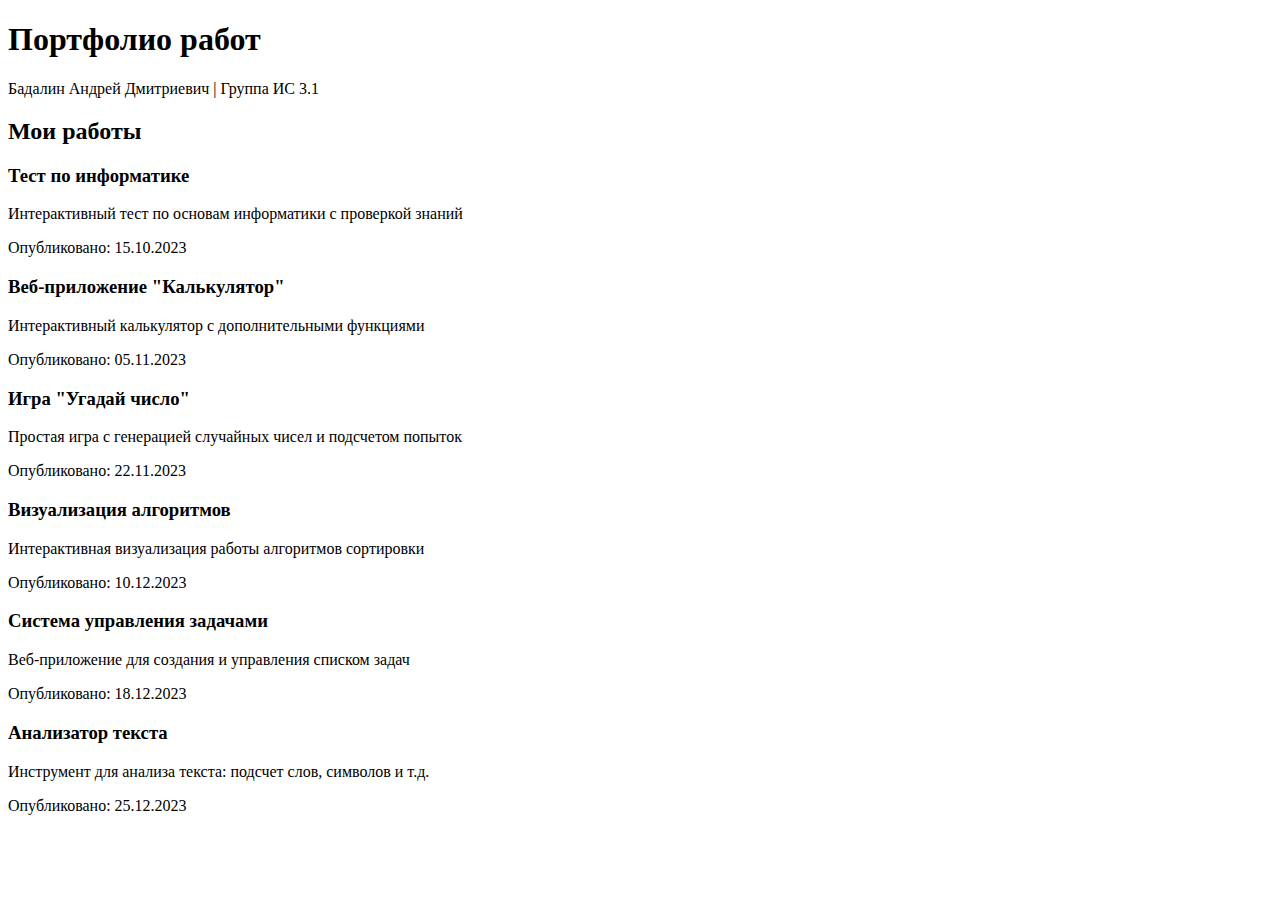
<file: index.html>
<!DOCTYPE html>
<html lang="ru">
<head>
    <meta charset="UTF-8">
    <meta name="viewport" content="width=device-width, initial-scale=1.0">
    <title>Портфолио работ Бадалина А.Д.</title>
</head>

<body>
    <header>
        <div class="container">
            <h1>Портфолио работ</h1>
            <p class="subtitle">Бадалин Андрей Дмитриевич | Группа ИС 3.1</p>
        </div>
    </header>

    <div class="container">
        <section class="menu-section">
            <h2>Мои работы</h2>
            <div class="works-grid">
                <div class="work-card" onclick="showContent('test')">
                    <h3>Тест по информатике</h3>
                    <p>Интерактивный тест по основам информатики с проверкой знаний</p>
                    <div class="date">Опубликовано: 15.10.2023</div>
                </div>
                
                <div class="work-card" onclick="showContent('project1')">
                    <h3>Веб-приложение "Калькулятор"</h3>
                    <p>Интерактивный калькулятор с дополнительными функциями</p>
                    <div class="date">Опубликовано: 05.11.2023</div>
                </div>
                
                <div class="work-card" onclick="showContent('project2')">
                    <h3>Игра "Угадай число"</h3>
                    <p>Простая игра с генерацией случайных чисел и подсчетом попыток</p>
                    <div class="date">Опубликовано: 22.11.2023</div>
                </div>
                
                <div class="work-card" onclick="showContent('project3')">
                    <h3>Визуализация алгоритмов</h3>
                    <p>Интерактивная визуализация работы алгоритмов сортировки</p>
                    <div class="date">Опубликовано: 10.12.2023</div>
                </div>
                
                <div class="work-card" onclick="showContent('project4')">
                    <h3>Система управления задачами</h3>
                    <p>Веб-приложение для создания и управления списком задач</p>
                    <div class="date">Опубликовано: 18.12.2023</div>
                </div>
                
                <div class="work-card" onclick="showContent('project5')">
                    <h3>Анализатор текста</h3>
                    <p>Инструмент для анализа текста: подсчет слов, символов и т.д.</p>
                    <div class="date">Опубликовано: 25.12.2023</div>
                </div>
            </div>
        </section>
</file>
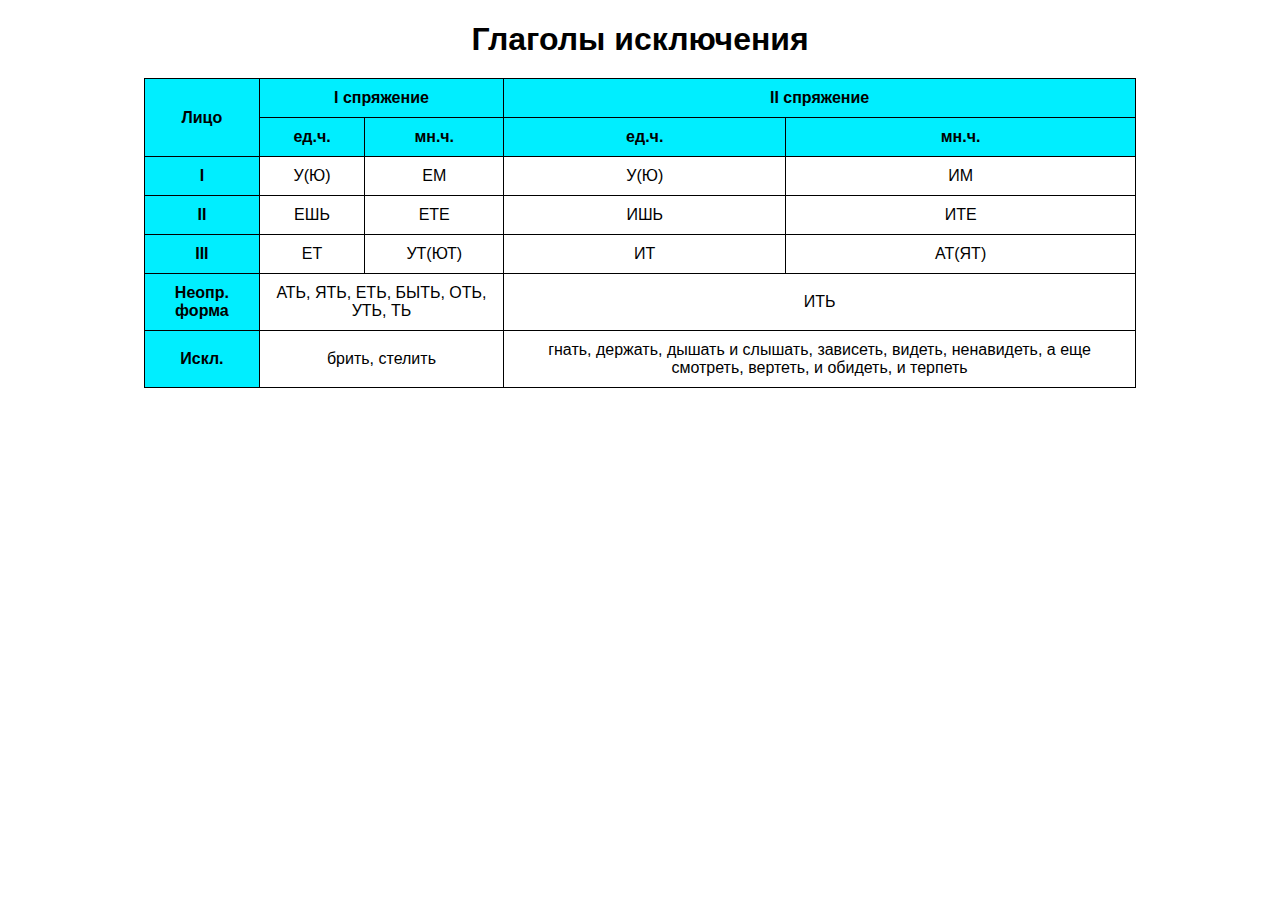
<file: 09.09.2025/index.html>
<!DOCTYPE html>
<html lang="ru">
<head>
    <meta charset="UTF-8">
    <meta name="viewport" content="width=device-width, initial-scale=1.0">
    <title>Глаголы исключения</title>
    <style>
        body {
            font-family: Arial, sans-serif;
            margin: 20px;
            background-color: #ffffff;
        }
        
        h1 {
            text-align: center;
            margin-bottom: 20px;
        }
        
        table {
            width: 80%;
            margin: 0 auto;
            border-collapse: collapse;
            background-color: #ffffff;
        }
        
        th, td {
            border: 1px solid #000;
            padding: 10px;
            text-align: center;
        }
        
        th {
            background-color: #00eeff;
            font-weight: bold;
        }

        /* Первая колонка с подписями */
        td:first-child {
            background-color: #00eeff;
            font-weight: bold;
            text-align: center;
        }
    </style>
</head>
<body>
    <h1>Глаголы исключения</h1>
    
    <table>
        <tr>
            <th rowspan="2">Лицо</th>
            <th colspan="2">I спряжение</th>
            <th colspan="2">II спряжение</th>
        </tr>
        <tr>
            <th>ед.ч.</th>
            <th>мн.ч.</th>
            <th>ед.ч.</th>
            <th>мн.ч.</th>
        </tr>
        <tr>
            <td>I</td>
            <td>У(Ю)</td>
            <td>ЕМ</td>
            <td>У(Ю)</td>
            <td>ИМ</td>
        </tr>
        <tr>
            <td>II</td>
            <td>ЕШЬ</td>
            <td>ЕТЕ</td>
            <td>ИШЬ</td>
            <td>ИТЕ</td>
        </tr>
        <tr>
            <td>III</td>
            <td>ЕТ</td>
            <td>УТ(ЮТ)</td>
            <td>ИТ</td>
            <td>АТ(ЯТ)</td>
        </tr>
        <tr>
            <td>Неопр. форма</td>
            <td colspan="2">АТЬ, ЯТЬ, ЕТЬ, БЫТЬ, ОТЬ, УТЬ, ТЬ</td>
            <td colspan="2">ИТЬ</td>
        </tr>
        <tr>
            <td>Искл.</td>
            <td colspan="2">брить, стелить</td>
            <td colspan="2">гнать, держать, дышать и слышать, зависеть, видеть, ненавидеть, а еще смотреть, вертеть, и обидеть, и терпеть</td>
        </tr>
    </table>
    
</body>
</html>
</file>
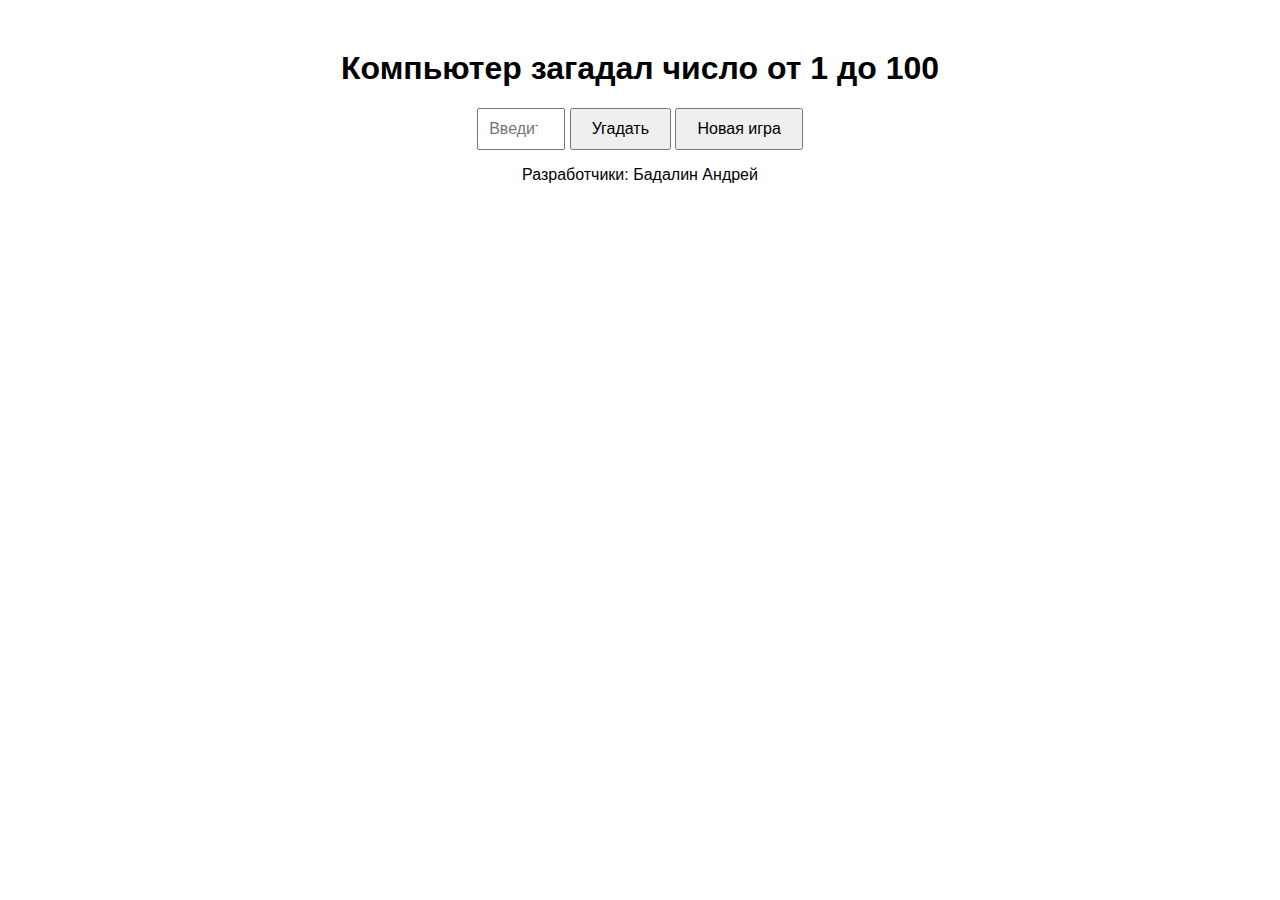
<file: 1.10.25/index.html>
<!DOCTYPE html>
<html lang="ru">


<head>
    <meta charset="UTF-8">
    <meta name="viewport" content="width=device-width, initial-scale=1.0">
    <title>Угадай число</title>
    <link rel="stylesheet" href="style.css">
    <script src="script.js" defer></script>
</head>


<body>




  <h1>Компьютер загадал число от 1 до 100</h1>
  <input type="number" id="userInput" placeholder="Введите ваше число" min="1" max="100">
  <button id="submitBtn" onclick="Guess()">Угадать</button>
  <button id="newGameBtn" onclick="NewGame()">Новая игра</button>



 <p>Разработчики:
        Бадалин Андрей
    </p>
  <div id="output"></div>
  <div id="Image"></div>
</body>


</html>
</file>
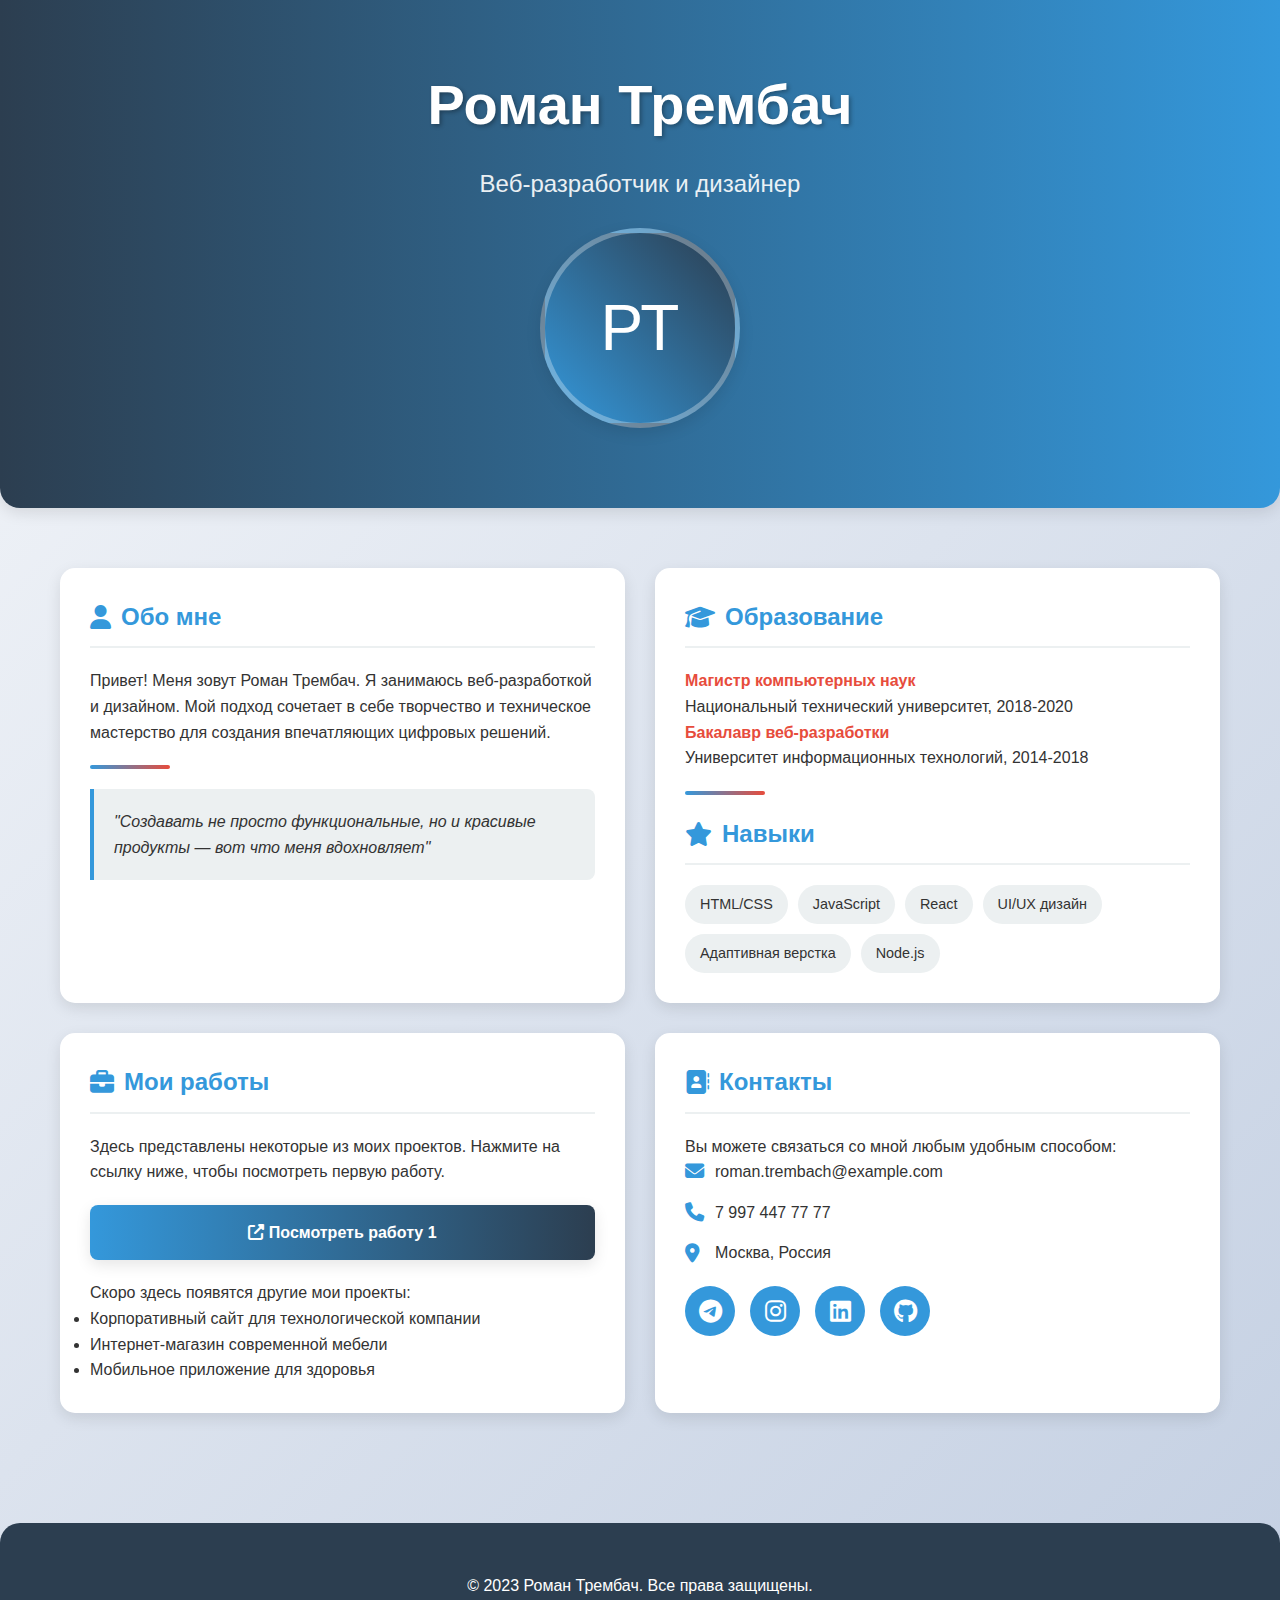
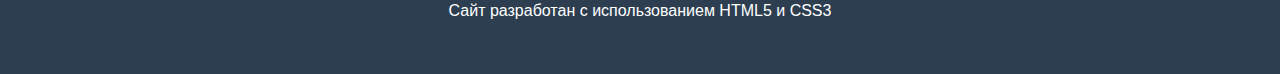
<file: 17.09.2025/index.html>
<!DOCTYPE html>
<html lang="ru">
<head>
    <meta charset="UTF-8">
    <meta name="viewport" content="width=device-width, initial-scale=1.0">
    <title>Роман Трембач - Персональный сайт</title>
    <link rel="stylesheet" href="https://cdnjs.cloudflare.com/ajax/libs/font-awesome/6.4.0/css/all.min.css">
    <style>
        * {
            margin: 0;
            padding: 0;
            box-sizing: border-box;
            font-family: 'Segoe UI', Tahoma, Geneva, Verdana, sans-serif;
        }
        
        :root {
            --primary: #3498db;
            --secondary: #2c3e50;
            --accent: #e74c3c;
            --light: #ecf0f1;
            --dark: #2c3e50;
            --text: #333;
            --shadow: 0 5px 15px rgba(0, 0, 0, 0.1);
            --transition: all 0.3s ease;
        }
        
        body {
            background: linear-gradient(135deg, #f5f7fa 0%, #c3cfe2 100%);
            color: var(--text);
            line-height: 1.6;
            min-height: 100vh;
            padding: 0;
            display: flex;
            flex-direction: column;
            align-items: center;
        }
        
        .container {
            width: 100%;
            max-width: 1200px;
            margin: 0 auto;
            padding: 20px;
        }
        
        header {
            background: linear-gradient(to right, var(--secondary), var(--primary));
            color: white;
            padding: 40px 20px;
            text-align: center;
            border-radius: 0 0 20px 20px;
            box-shadow: var(--shadow);
            width: 100%;
            margin-bottom: 40px;
        }
        
        .header-content {
            max-width: 800px;
            margin: 0 auto;
        }
        
        h1 {
            font-size: 3.5rem;
            margin-bottom: 15px;
            text-shadow: 2px 2px 4px rgba(0, 0, 0, 0.3);
        }
        
        .subtitle {
            font-size: 1.5rem;
            margin-bottom: 25px;
            opacity: 0.9;
        }
        
        .profile-img {
            width: 200px;
            height: 200px;
            border-radius: 50%;
            object-fit: cover;
            border: 5px solid rgba(255, 255, 255, 0.3);
            margin: 20px auto;
            display: block;
            box-shadow: var(--shadow);
            background: linear-gradient(45deg, #3498db, #2c3e50);
            display: flex;
            align-items: center;
            justify-content: center;
            color: white;
            font-size: 4rem;
        }
        
        .main-content {
            display: grid;
            grid-template-columns: 1fr 1fr;
            gap: 30px;
            margin-bottom: 50px;
        }
        
        @media (max-width: 900px) {
            .main-content {
                grid-template-columns: 1fr;
            }
        }
        
        .card {
            background: white;
            border-radius: 15px;
            padding: 30px;
            box-shadow: var(--shadow);
            transition: var(--transition);
        }
        
        .card:hover {
            transform: translateY(-5px);
            box-shadow: 0 10px 25px rgba(0, 0, 0, 0.15);
        }
        
        h2 {
            color: var(--primary);
            margin-bottom: 20px;
            padding-bottom: 10px;
            border-bottom: 2px solid var(--light);
            display: flex;
            align-items: center;
        }
        
        h2 i {
            margin-right: 10px;
        }
        
        .work-link {
            display: block;
            background: linear-gradient(to right, var(--primary), var(--secondary));
            color: white;
            padding: 15px 25px;
            text-decoration: none;
            border-radius: 8px;
            margin: 20px 0;
            transition: var(--transition);
            font-weight: bold;
            text-align: center;
            box-shadow: var(--shadow);
        }
        
        .work-link:hover {
            opacity: 0.9;
            transform: translateY(-2px);
            box-shadow: 0 7px 15px rgba(0, 0, 0, 0.2);
        }
        
        .skills {
            display: flex;
            flex-wrap: wrap;
            gap: 10px;
            margin-top: 15px;
        }
        
        .skill {
            background: var(--light);
            padding: 8px 15px;
            border-radius: 20px;
            font-size: 0.9rem;
        }
        
        .contact-list {
            list-style: none;
        }
        
        .contact-list li {
            margin-bottom: 15px;
            display: flex;
            align-items: center;
        }
        
        .contact-list i {
            width: 30px;
            color: var(--primary);
            font-size: 1.2rem;
        }
        
        .social-links {
            display: flex;
            gap: 15px;
            margin-top: 20px;
        }
        
        .social-links a {
            display: flex;
            align-items: center;
            justify-content: center;
            width: 50px;
            height: 50px;
            background: var(--primary);
            color: white;
            border-radius: 50%;
            text-decoration: none;
            font-size: 1.5rem;
            transition: var(--transition);
        }
        
        .social-links a:hover {
            transform: translateY(-5px);
            background: var(--secondary);
        }
        
        footer {
            text-align: center;
            padding: 30px;
            margin-top: 40px;
            background: var(--dark);
            color: white;
            border-radius: 20px 20px 0 0;
            width: 100%;
        }
        
        .highlight {
            color: var(--accent);
            font-weight: bold;
        }
        
        .quote {
            font-style: italic;
            margin: 20px 0;
            padding: 20px;
            background: var(--light);
            border-left: 4px solid var(--primary);
            border-radius: 0 8px 8px 0;
        }
        
        .decorative-element {
            height: 4px;
            width: 80px;
            background: linear-gradient(to right, var(--primary), var(--accent));
            margin: 20px 0;
            border-radius: 2px;
        }
        
        @media (max-width: 768px) {
            h1 {
                font-size: 2.5rem;
            }
            
            .subtitle {
                font-size: 1.2rem;
            }
            
            .profile-img {
                width: 150px;
                height: 150px;
                font-size: 3rem;
            }
            
            .card {
                padding: 20px;
            }
        }
    </style>
</head>
<body>
    <header>
        <div class="container header-content">
            <h1>Роман Трембач</h1>
            <p class="subtitle">Веб-разработчик и дизайнер</p>
            <div class="profile-img">
                <span>РТ</span>
            </div>
        </div>
    </header>
    
    <div class="container">
        <div class="main-content">
            <div class="card">
                <h2><i class="fas fa-user"></i> Обо мне</h2>
                <p>Привет! Меня зовут Роман Трембач. Я занимаюсь веб-разработкой и дизайном. Мой подход сочетает в себе творчество и техническое мастерство для создания впечатляющих цифровых решений.</p>
                
                <div class="decorative-element"></div>
                
                <div class="quote">
                    "Создавать не просто функциональные, но и красивые продукты — вот что меня вдохновляет"
                </div>
            </div>
            
            <div class="card">
                <h2><i class="fas fa-graduation-cap"></i> Образование</h2>
                <p><span class="highlight">Магистр компьютерных наук</span><br>
                Национальный технический университет, 2018-2020</p>
                
                <p><span class="highlight">Бакалавр веб-разработки</span><br>
                Университет информационных технологий, 2014-2018</p>
                
                <div class="decorative-element"></div>
                
                <h2><i class="fas fa-star"></i> Навыки</h2>
                <div class="skills">
                    <span class="skill">HTML/CSS</span>
                    <span class="skill">JavaScript</span>
                    <span class="skill">React</span>
                    <span class="skill">UI/UX дизайн</span>
                    <span class="skill">Адаптивная верстка</span>
                    <span class="skill">Node.js</span>
                </div>
            </div>
            
            <div class="card">
                <h2><i class="fas fa-briefcase"></i> Мои работы</h2>
                <p>Здесь представлены некоторые из моих проектов. Нажмите на ссылку ниже, чтобы посмотреть первую работу.</p>
                
                <a href="1.html" class="work-link">
                    <i class="fas fa-external-link-alt"></i> Посмотреть работу 1
                </a>
                
                <p>Скоро здесь появятся другие мои проекты:</p>
                <ul>
                    <li>Корпоративный сайт для технологической компании</li>
                    <li>Интернет-магазин современной мебели</li>
                    <li>Мобильное приложение для здоровья</li>
                </ul>
            </div>
            
            <div class="card">
                <h2><i class="fas fa-address-book"></i> Контакты</h2>
                <p>Вы можете связаться со мной любым удобным способом:</p>
                
                <ul class="contact-list">
                    <li><i class="fas fa-envelope"></i> roman.trembach@example.com</li>
                    <li><i class="fas fa-phone"></i> 7 997 447 77 77</li>
                    <li><i class="fas fa-map-marker-alt"></i> Москва, Россия</li>
                </ul>
                
                <div class="social-links">
                    <a href="#"><i class="fab fa-telegram"></i></a>
                    <a href="#"><i class="fab fa-instagram"></i></a>
                    <a href="#"><i class="fab fa-linkedin"></i></a>
                    <a href="#"><i class="fab fa-github"></i></a>
                </div>
            </div>
        </div>
    </div>
    
    <footer>
        <div class="container">
            <p>© 2023 Роман Трембач. Все права защищены.</p>
            <p>Сайт разработан с использованием HTML5 и CSS3</p>
        </div>
    </footer>
</body>
</html>
</file>
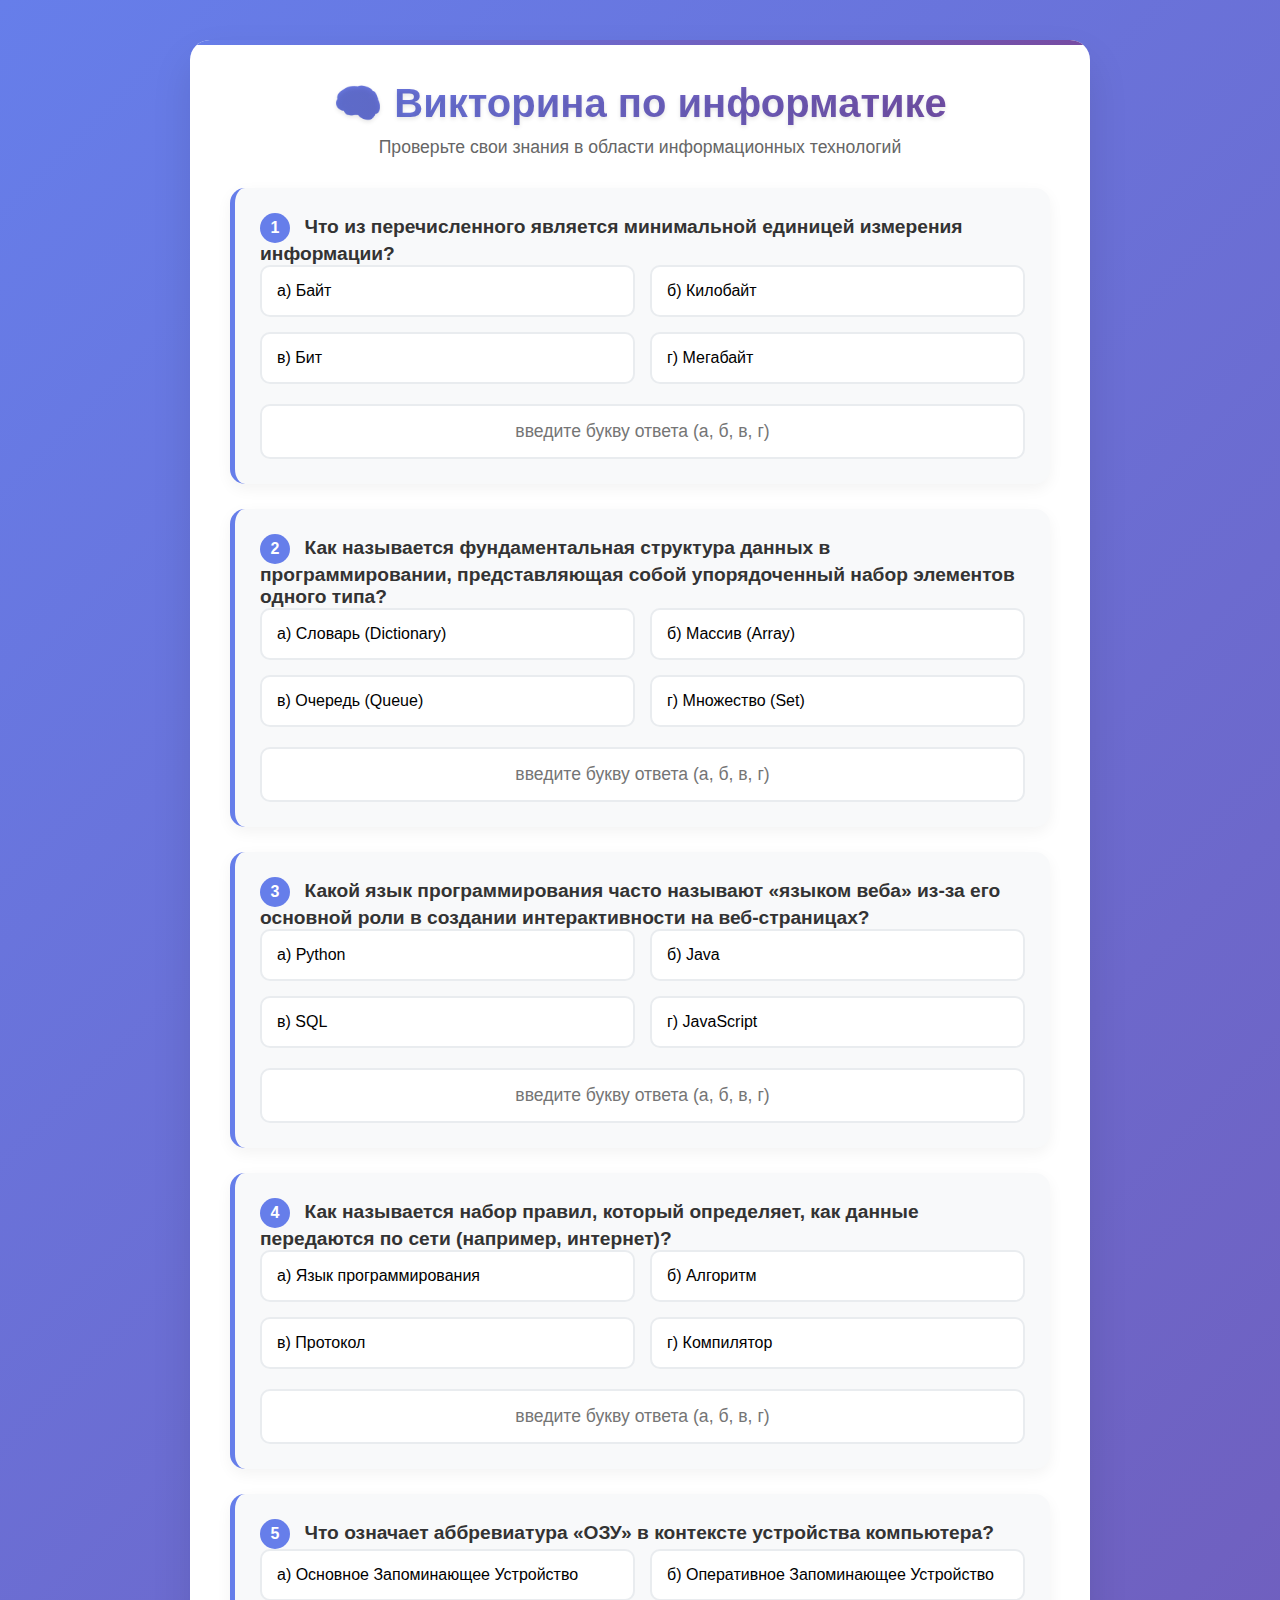
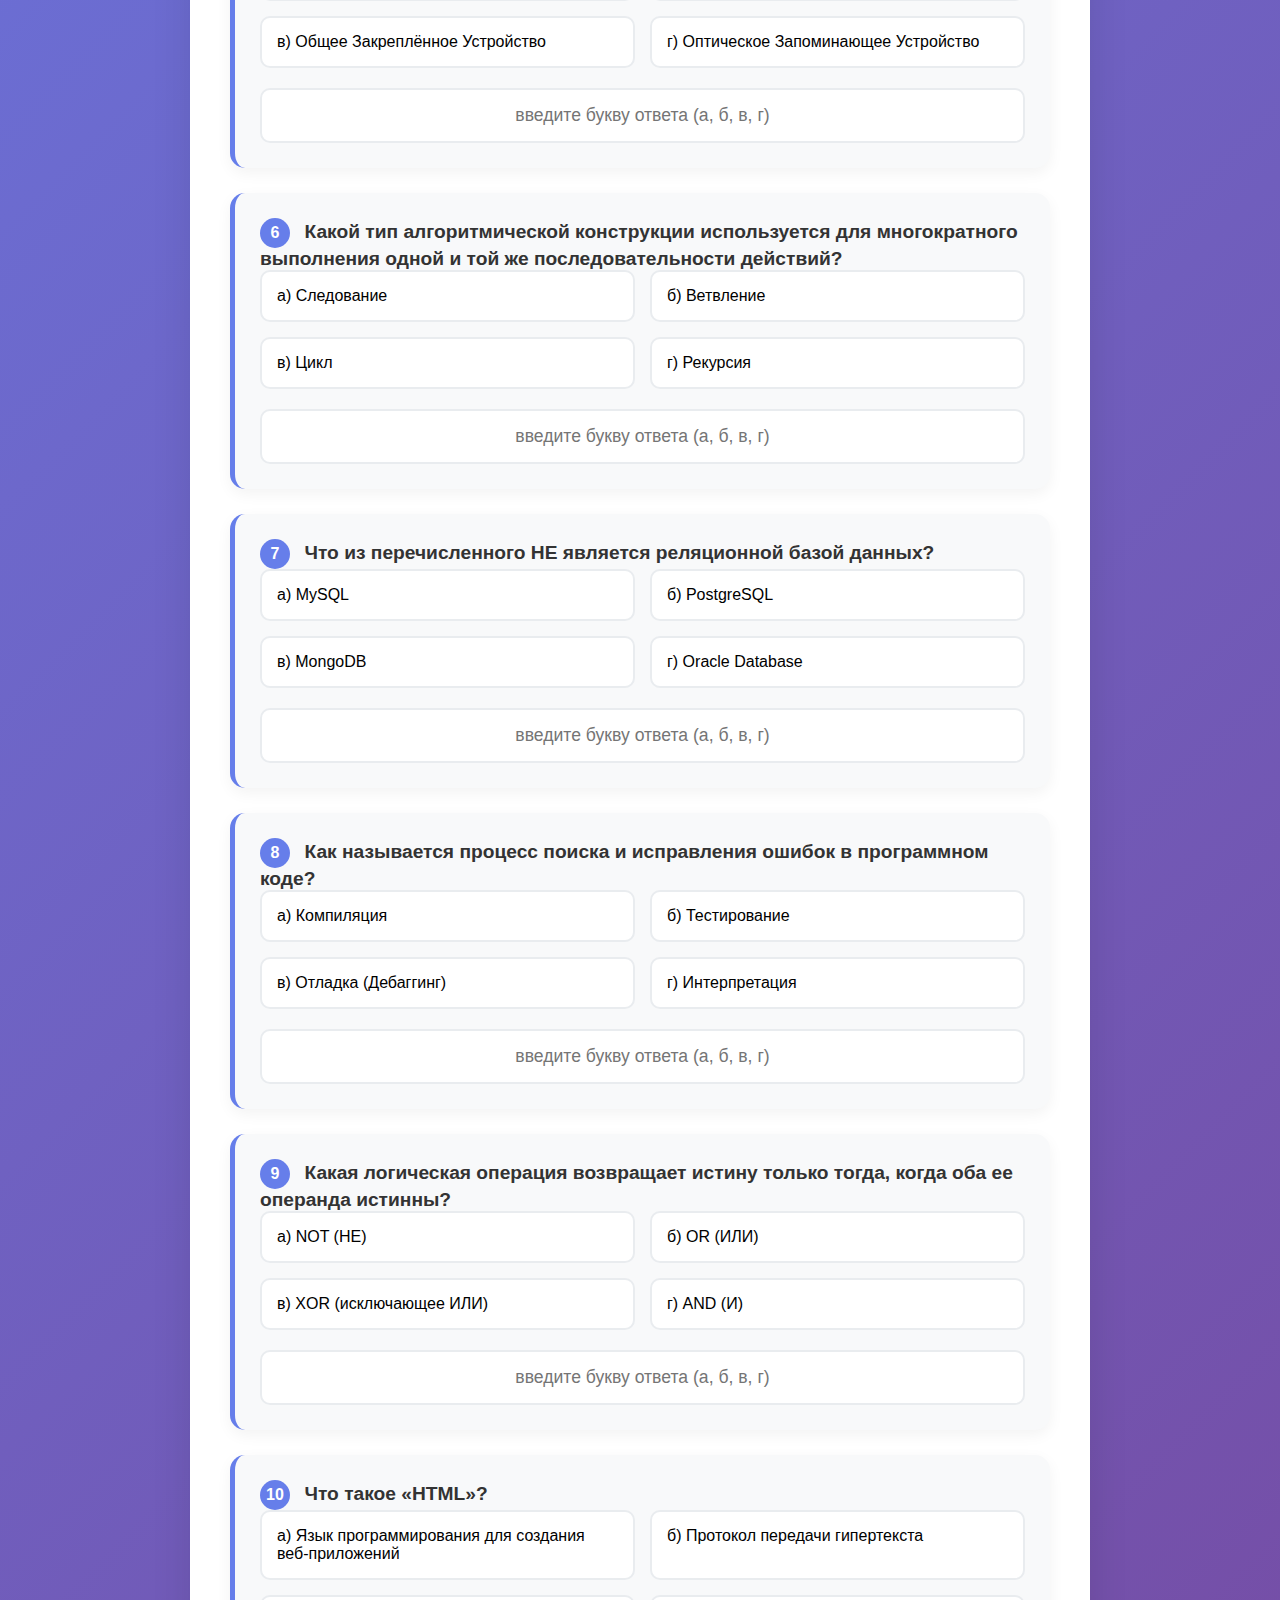
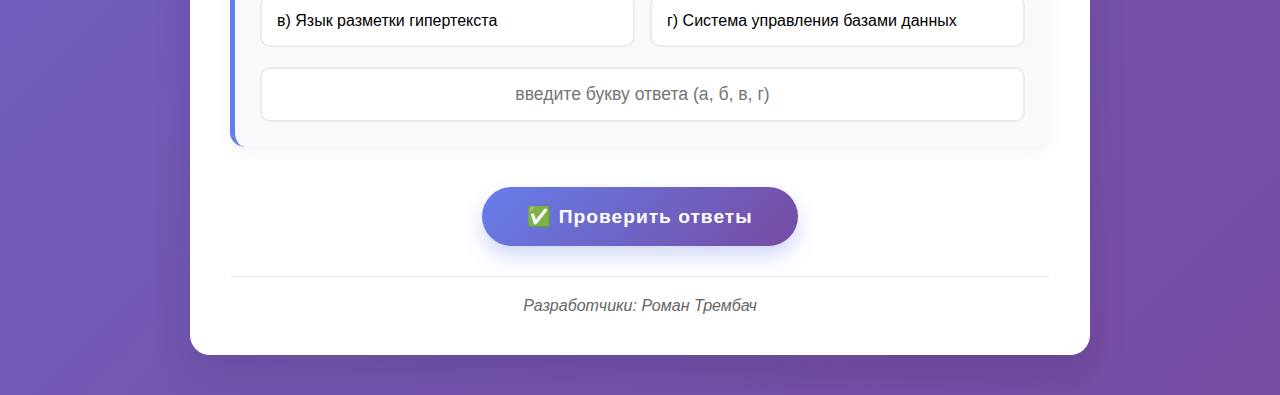
<file: 25.09.2025/index.html>
<!DOCTYPE html>
<html lang="ru">
<head>
    <meta charset="UTF-8">
    <title>Викторина по информатике</title>
    <style>
        * {
            margin: 0;
            padding: 0;
            box-sizing: border-box;
            font-family: 'Segoe UI', Tahoma, Geneva, Verdana, sans-serif;
        }

        body {
            background: linear-gradient(135deg, #667eea 0%, #764ba2 100%);
            min-height: 100vh;
            padding: 40px 20px;
        }

        .container {
            max-width: 900px;
            margin: 0 auto;
            background: white;
            border-radius: 20px;
            box-shadow: 0 20px 40px rgba(0,0,0,0.1);
            padding: 40px;
            position: relative;
            overflow: hidden;
        }

        .container::before {
            content: '';
            position: absolute;
            top: 0;
            left: 0;
            right: 0;
            height: 5px;
            background: linear-gradient(90deg, #667eea, #764ba2);
        }

        h1 {
            text-align: center;
            color: #333;
            font-size: 2.5em;
            margin-bottom: 10px;
            background: linear-gradient(90deg, #667eea, #764ba2);
            -webkit-background-clip: text;
            -webkit-text-fill-color: transparent;
            text-shadow: 0 2px 4px rgba(0,0,0,0.1);
        }

        .subtitle {
            text-align: center;
            color: #666;
            font-size: 1.1em;
            margin-bottom: 30px;
        }

        .question-block {
            background: #f8f9fa;
            border-radius: 15px;
            padding: 25px;
            margin-bottom: 25px;
            border-left: 5px solid #667eea;
            transition: all 0.3s ease;
            box-shadow: 0 5px 15px rgba(0,0,0,0.05);
        }

        .question-block:hover {
            transform: translateY(-2px);
            box-shadow: 0 8px 25px rgba(0,0,0,0.1);
        }

        .question-number {
            display: inline-block;
            background: #667eea;
            color: white;
            width: 30px;
            height: 30px;
            border-radius: 50%;
            text-align: center;
            line-height: 30px;
            margin-right: 10px;
            font-weight: bold;
        }

        .question-text {
            font-size: 1.2em;
            font-weight: 600;
            color: #333;
            margin-bottom: 20px;
            display: inline;
        }

        .variants-grid {
            display: grid;
            grid-template-columns: 1fr 1fr;
            gap: 15px;
            margin-bottom: 20px;
        }

        .variant {
            background: white;
            padding: 15px;
            border-radius: 10px;
            border: 2px solid #e9ecef;
            cursor: pointer;
            transition: all 0.3s ease;
            font-weight: 500;
        }

        .variant:hover {
            border-color: #667eea;
            background: #f0f4ff;
            transform: scale(1.02);
        }

        .variant.selected {
            border-color: #667eea;
            background: #667eea;
            color: white;
        }

        .answer-input {
            width: 100%;
            padding: 15px;
            border: 2px solid #e9ecef;
            border-radius: 10px;
            font-size: 1.1em;
            text-align: center;
            text-transform: lowercase;
            transition: border-color 0.3s ease;
        }

        .answer-input:focus {
            outline: none;
            border-color: #667eea;
            box-shadow: 0 0 0 3px rgba(102, 126, 234, 0.1);
        }

        .controls {
            text-align: center;
            margin: 40px 0 20px;
        }

        .check-btn {
            background: linear-gradient(135deg, #667eea, #764ba2);
color: white;
            border: none;
            padding: 18px 45px;
            font-size: 1.2em;
            border-radius: 50px;
            cursor: pointer;
            transition: all 0.3s ease;
            box-shadow: 0 10px 20px rgba(102, 126, 234, 0.3);
            font-weight: 600;
            letter-spacing: 1px;
        }

        .check-btn:hover {
            transform: translateY(-3px);
            box-shadow: 0 15px 30px rgba(102, 126, 234, 0.4);
        }

        .check-btn:active {
            transform: translateY(-1px);
        }

        .result {
            text-align: center;
            margin: 30px 0;
            padding: 25px;
            background: linear-gradient(135deg, #f093fb 0%, #f5576c 100%);
            border-radius: 15px;
            color: white;
            box-shadow: 0 10px 20px rgba(0,0,0,0.1);
        }

        .result-score {
            font-size: 3em;
            font-weight: bold;
            margin: 10px 0;
            text-shadow: 0 2px 4px rgba(0,0,0,0.2);
        }

        .result-text {
            font-size: 1.3em;
            opacity: 0.9;
        }

        .credits {
            text-align: center;
            margin-top: 30px;
            color: #666;
            font-style: italic;
            border-top: 1px solid #e9ecef;
            padding-top: 20px;
        }

        /* Анимации */
        @keyframes fadeIn {
            from { opacity: 0; transform: translateY(20px); }
            to { opacity: 1; transform: translateY(0); }
        }

        .question-block {
            animation: fadeIn 0.6s ease forwards;
        }

        .question-block:nth-child(odd) { animation-delay: 0.1s; }
        .question-block:nth-child(even) { animation-delay: 0.2s; }

        /* Адаптивность */
        @media (max-width: 768px) {
            .variants-grid {
                grid-template-columns: 1fr;
            }
            
            .container {
                padding: 25px;
                margin: 10px;
            }
            
            h1 {
                font-size: 2em;
            }
        }

        /* Стили для правильных/неправильных ответов */
        .correct {
            border-left-color: #28a745 !important;
            background: #d4edda !important;
        }

        .incorrect {
            border-left-color: #dc3545 !important;
            background: #f8d7da !important;
        }

        .correct-answer {
            color: #28a745;
            font-weight: bold;
            margin-top: 10px;
            display: none;
        }
    </style>
</head>
<body>
    <div class="container">
        <h1>🧠 Викторина по информатике</h1>
        <p class="subtitle">Проверьте свои знания в области информационных технологий</p>

        <!-- Вопрос 1 -->
        <div class="question-block" id="q1">
            <div class="question-number">1</div>
            <div class="question-text">Что из перечисленного является минимальной единицей измерения информации?</div>
            <div class="variants-grid">
                <div class="variant" onclick="selectVariant(this, 'a1')">а) Байт</div>
                <div class="variant" onclick="selectVariant(this, 'a1')">б) Килобайт</div>
                <div class="variant" onclick="selectVariant(this, 'a1')">в) Бит</div>
                <div class="variant" onclick="selectVariant(this, 'a1')">г) Мегабайт</div>
            </div>
            <input id="a1" type="text" class="answer-input" placeholder="Введите букву ответа (а, б, в, г)" maxlength="1" />
            <div class="correct-answer" id="correct1">Правильный ответ: в) Бит</div>
        </div>

        <!-- Вопрос 2 -->
        <div class="question-block" id="q2">
            <div class="question-number">2</div>
            <div class="question-text">Как называется фундаментальная структура данных в программировании, представляющая собой упорядоченный набор элементов одного типа?</div>
<div class="variants-grid">
                <div class="variant" onclick="selectVariant(this, 'a2')">а) Словарь (Dictionary)</div>
                <div class="variant" onclick="selectVariant(this, 'a2')">б) Массив (Array)</div>
                <div class="variant" onclick="selectVariant(this, 'a2')">в) Очередь (Queue)</div>
                <div class="variant" onclick="selectVariant(this, 'a2')">г) Множество (Set)</div>
            </div>
            <input id="a2" type="text" class="answer-input" placeholder="Введите букву ответа (а, б, в, г)" maxlength="1" />
            <div class="correct-answer" id="correct2">Правильный ответ: б) Массив (Array)</div>
        </div>

        <!-- Вопрос 3 -->
        <div class="question-block" id="q3">
            <div class="question-number">3</div>
            <div class="question-text">Какой язык программирования часто называют «языком веба» из-за его основной роли в создании интерактивности на веб-страницах?</div>
            <div class="variants-grid">
                <div class="variant" onclick="selectVariant(this, 'a3')">а) Python</div>
                <div class="variant" onclick="selectVariant(this, 'a3')">б) Java</div>
                <div class="variant" onclick="selectVariant(this, 'a3')">в) SQL</div>
                <div class="variant" onclick="selectVariant(this, 'a3')">г) JavaScript</div>
            </div>
            <input id="a3" type="text" class="answer-input" placeholder="Введите букву ответа (а, б, в, г)" maxlength="1" />
            <div class="correct-answer" id="correct3">Правильный ответ: г) JavaScript</div>
        </div>

        <!-- Вопрос 4 -->
        <div class="question-block" id="q4">
            <div class="question-number">4</div>
            <div class="question-text">Как называется набор правил, который определяет, как данные передаются по сети (например, интернет)?</div>
            <div class="variants-grid">
                <div class="variant" onclick="selectVariant(this, 'a4')">а) Язык программирования</div>
                <div class="variant" onclick="selectVariant(this, 'a4')">б) Алгоритм</div>
                <div class="variant" onclick="selectVariant(this, 'a4')">в) Протокол</div>
                <div class="variant" onclick="selectVariant(this, 'a4')">г) Компилятор</div>
            </div>
            <input id="a4" type="text" class="answer-input" placeholder="Введите букву ответа (а, б, в, г)" maxlength="1" />
            <div class="correct-answer" id="correct4">Правильный ответ: в) Протокол</div>
        </div>

        <!-- Вопрос 5 -->
        <div class="question-block" id="q5">
            <div class="question-number">5</div>
            <div class="question-text">Что означает аббревиатура «ОЗУ» в контексте устройства компьютера?</div>
            <div class="variants-grid">
                <div class="variant" onclick="selectVariant(this, 'a5')">а) Основное Запоминающее Устройство</div>
                <div class="variant" onclick="selectVariant(this, 'a5')">б) Оперативное Запоминающее Устройство</div>
                <div class="variant" onclick="selectVariant(this, 'a5')">в) Общее Закреплённое Устройство</div>
                <div class="variant" onclick="selectVariant(this, 'a5')">г) Оптическое Запоминающее Устройство</div>
            </div>
            <input id="a5" type="text" class="answer-input" placeholder="Введите букву ответа (а, б, в, г)" maxlength="1" />
            <div class="correct-answer" id="correct5">Правильный ответ: б) Оперативное Запоминающее Устройство</div>
        </div>

        <!-- Вопрос 6 -->
        <div class="question-block" id="q6">
            <div class="question-number">6</div>
            <div class="question-text">Какой тип алгоритмической конструкции используется для многократного выполнения одной и той же последовательности действий?</div>
<div class="variants-grid">
                <div class="variant" onclick="selectVariant(this, 'a6')">а) Следование</div>
                <div class="variant" onclick="selectVariant(this, 'a6')">б) Ветвление</div>
                <div class="variant" onclick="selectVariant(this, 'a6')">в) Цикл</div>
                <div class="variant" onclick="selectVariant(this, 'a6')">г) Рекурсия</div>
            </div>
            <input id="a6" type="text" class="answer-input" placeholder="Введите букву ответа (а, б, в, г)" maxlength="1" />
            <div class="correct-answer" id="correct6">Правильный ответ: в) Цикл</div>
        </div>

        <!-- Вопрос 7 -->
        <div class="question-block" id="q7">
            <div class="question-number">7</div>
            <div class="question-text">Что из перечисленного НЕ является реляционной базой данных?</div>
            <div class="variants-grid">
                <div class="variant" onclick="selectVariant(this, 'a7')">а) MySQL</div>
                <div class="variant" onclick="selectVariant(this, 'a7')">б) PostgreSQL</div>
                <div class="variant" onclick="selectVariant(this, 'a7')">в) MongoDB</div>
                <div class="variant" onclick="selectVariant(this, 'a7')">г) Oracle Database</div>
            </div>
            <input id="a7" type="text" class="answer-input" placeholder="Введите букву ответа (а, б, в, г)" maxlength="1" />
            <div class="correct-answer" id="correct7">Правильный ответ: в) MongoDB</div>
        </div>

        <!-- Вопрос 8 -->
        <div class="question-block" id="q8">
            <div class="question-number">8</div>
            <div class="question-text">Как называется процесс поиска и исправления ошибок в программном коде?</div>
            <div class="variants-grid">
                <div class="variant" onclick="selectVariant(this, 'a8')">а) Компиляция</div>
                <div class="variant" onclick="selectVariant(this, 'a8')">б) Тестирование</div>
                <div class="variant" onclick="selectVariant(this, 'a8')">в) Отладка (Дебаггинг)</div>
                <div class="variant" onclick="selectVariant(this, 'a8')">г) Интерпретация</div>
            </div>
            <input id="a8" type="text" class="answer-input" placeholder="Введите букву ответа (а, б, в, г)" maxlength="1" />
            <div class="correct-answer" id="correct8">Правильный ответ: в) Отладка (Дебаггинг)</div>
        </div>

        <!-- Вопрос 9 -->
        <div class="question-block" id="q9">
            <div class="question-number">9</div>
            <div class="question-text">Какая логическая операция возвращает истину только тогда, когда оба ее операнда истинны?</div>
            <div class="variants-grid">
                <div class="variant" onclick="selectVariant(this, 'a9')">а) NOT (НЕ)</div>
                <div class="variant" onclick="selectVariant(this, 'a9')">б) OR (ИЛИ)</div>
                <div class="variant" onclick="selectVariant(this, 'a9')">в) XOR (исключающее ИЛИ)</div>
                <div class="variant" onclick="selectVariant(this, 'a9')">г) AND (И)</div>
            </div>
            <input id="a9" type="text" class="answer-input" placeholder="Введите букву ответа (а, б, в, г)" maxlength="1" />
            <div class="correct-answer" id="correct9">Правильный ответ: г) AND (И)</div>
        </div>

        <!-- Вопрос 10 -->
        <div class="question-block" id="q10">
            <div class="question-number">10</div>
            <div class="question-text">Что такое «HTML»?</div>
            <div class="variants-grid">
                <div class="variant" onclick="selectVariant(this, 'a10')">а) Язык программирования для создания веб-приложений</div>
                <div class="variant" onclick="selectVariant(this, 'a10')">б) Протокол передачи гипертекста</div>
<div class="variant" onclick="selectVariant(this, 'a10')">в) Язык разметки гипертекста</div>
                <div class="variant" onclick="selectVariant(this, 'a10')">г) Система управления базами данных</div>
            </div>
            <input id="a10" type="text" class="answer-input" placeholder="Введите букву ответа (а, б, в, г)" maxlength="1" />
            <div class="correct-answer" id="correct10">Правильный ответ: в) Язык разметки гипертекста</div>
        </div>

        <div class="controls">
            <button class="check-btn" onclick="Check()">✅ Проверить ответы</button>
        </div>

        <div class="result" id="result" style="display: none;">
            <div class="result-score" id="score">0</div>
            <div class="result-text" id="resultText">из 10 правильных ответов</div>
        </div>

        <div class="credits">
            <p>Разработчики: Роман Трембач</p>
        </div>
    </div>

    <script>
        function selectVariant(element, inputId) {
            // Убираем выделение у всех вариантов в этом вопросе
            const variants = element.parentElement.querySelectorAll('.variant');
            variants.forEach(v => v.classList.remove('selected'));
            
            // Выделяем выбранный вариант
            element.classList.add('selected');
            
            // Получаем букву ответа (первый символ текста)
            const answerLetter = element.textContent.trim().charAt(0);
            
            // Вставляем букву в поле ввода
            document.getElementById(inputId).value = answerLetter;
        }

        function Check() {
            let score = 0;
            const answers = {
                'a1': 'в', 'a2': 'б', 'a3': 'г', 
                'a4': 'в', 'a5': 'б', 'a6': 'в', 
                'a7': 'в', 'a8': 'в', 'a9': 'г', 
                'a10': 'в'
            };

            // Скрываем все подсказки с правильными ответами
            for (let i = 1; i <= 10; i++) {
                document.getElementById('correct' + i).style.display = 'none';
            }

            for (let i = 1; i <= 10; i++) {
                let question = document.getElementById('q' + i);
                let answerInput = document.getElementById('a' + i);
                let userAnswer = answerInput.value.trim().toLowerCase();
                let correctAnswer = answers['a' + i];
                
                // Убираем предыдущие классы
                question.classList.remove('correct', 'incorrect');
                
                if (userAnswer === correctAnswer) {
                    question.classList.add('correct');
                    score++;
                } else {
                    question.classList.add('incorrect');
                    // Показываем правильный ответ для неправильных
                    document.getElementById('correct' + i).style.display = 'block';
                }
            }
            
            // Показываем результат
            const result = document.getElementById('result');
            const scoreElement = document.getElementById('score');
            const resultText = document.getElementById('resultText');
            
            scoreElement.textContent = score;
            result.style.display = 'block';
            
            // Добавляем разный текст в зависимости от результата
            if (score === 10) {
                resultText.textContent = 'Отличный результат! Вы настоящий эксперт в информатике! 🎉';
            } else if (score >= 7) {
                resultText.textContent = 'Хороший результат! Вы хорошо разбираетесь в информатике! 👍';
            } else if (score >= 5) {
                resultText.textContent = 'Неплохой результат! Есть куда стремиться! 💪';
            } else {
                resultText.textContent = 'Попробуйте еще раз! Информатика - это интересно! 📚';
            }
            
            // Плавная прокрутка к результату
            result.scrollIntoView({ behavior: 'smooth' });
        }
// Добавляем обработчики для полей ввода
        document.querySelectorAll('.answer-input').forEach(input => {
            input.addEventListener('input', function(e) {
                // Ограничиваем ввод только буквами а-г
                this.value = this.value.replace(/[^абвг]/gi, '').toLowerCase();
                
                // Снимаем выделение с вариантов при ручном вводе
                const variants = this.parentElement.querySelectorAll('.variant');
                variants.forEach(v => v.classList.remove('selected'));
            });
        });
    </script>
</body>
</html>
</file>
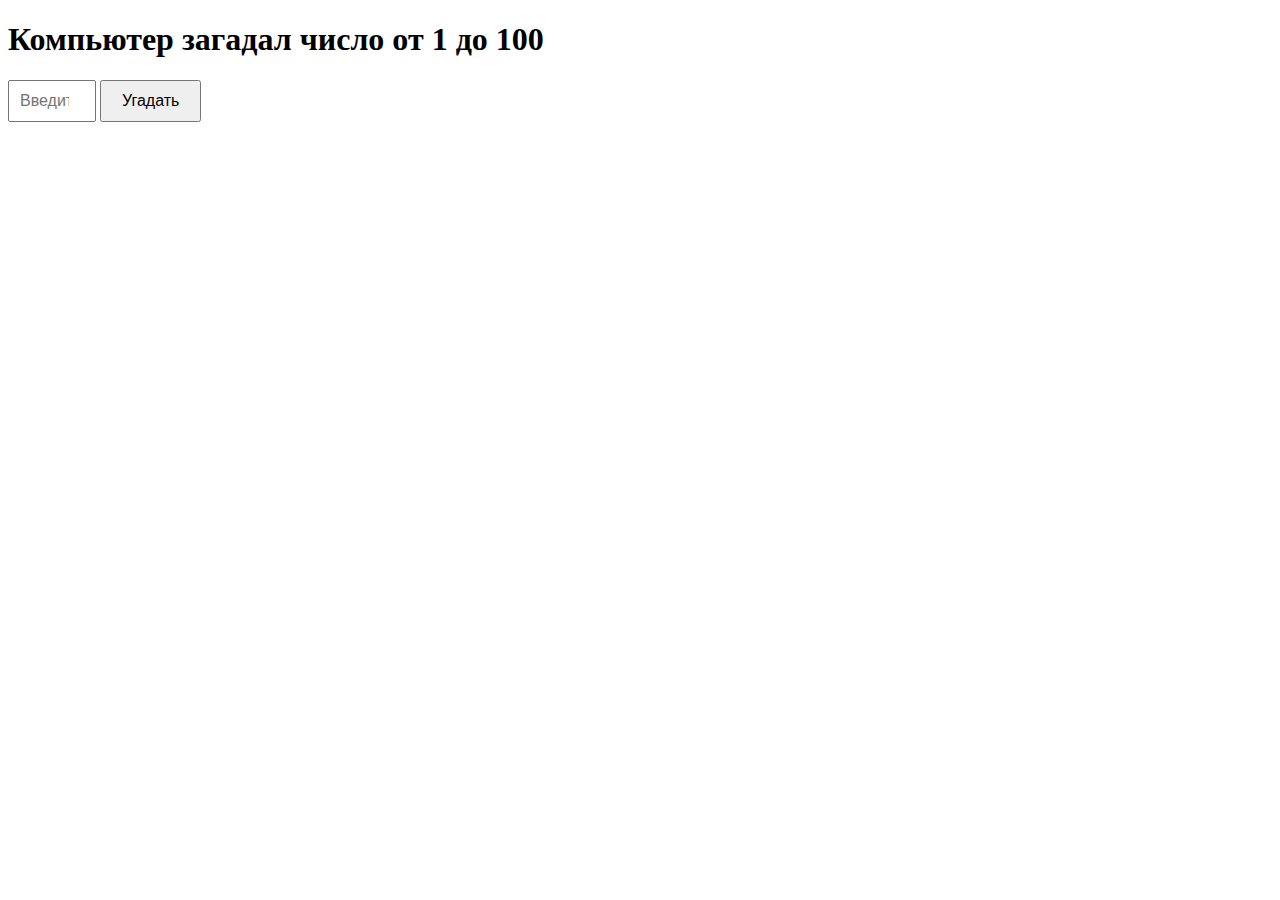
<file: guessnumber/index.html>
<!DOCTYPE html>
<html lang="ru">
<head>
    <meta charset="UTF-8">
    <meta name="viewport" content="width=device-width, initial-scale=1.0">
    <title>Угадай число</title>
    <link rel="stylesheet" href="style.css">
    <script src="script.js"> </script>
</head>
<body>
<h1>Компьютер загадал число от 1 до 100</h1>
<input type="number" id="userInput" placeholder="Введите ваше число" min="1" max="100">
<button id="submitBtn" onclick="Guess()">Угадать</button>
<div id="output"></div>
<div id="attempts"></div>
</body>
</html>
</file>
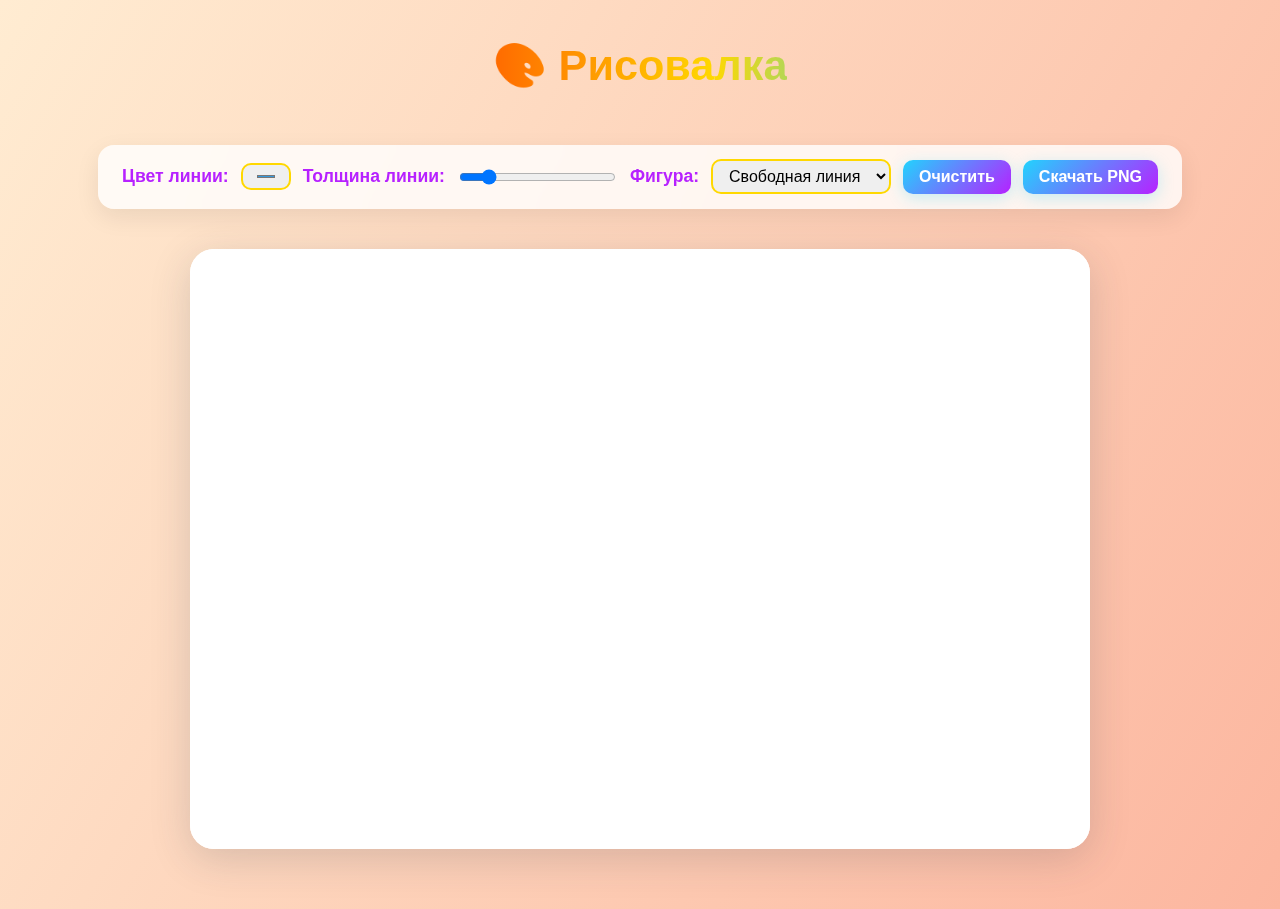
<file: Paint/index.html>
<!DOCTYPE html>
<html lang="ru">
<head>
    <meta charset="UTF-8">
    <title>Рисовалка</title>
    <link rel="stylesheet" href="style.css">
    <script src="script.js" defer></script>
</head>
<body>
    <h1>🎨 Рисовалка</h1>

    <div class="toolbar">
        <label for="colorPicker">Цвет линии:</label>
        <input type="color" id="colorPicker" value="#3498db">

        <label for="sizePicker">Толщина линии:</label>
        <input type="range" id="sizePicker" min="1" max="30" value="3">

        <label for="shapePicker">Фигура:</label>
        <select id="shapePicker">
            <option value="free">Свободная линия</option>
            <option value="rect">Квадрат</option>
            <option value="circle">Круг</option>
            <option value="line">Прямая</option>
        </select>

        <button id="clearBtn">Очистить</button>
        <button id="saveBtn">Скачать PNG</button>
    </div>

    <div class="canvas-container">
        <canvas id="canvas" width="900" height="600"></canvas>
        <canvas id="preview" width="900" height="600"></canvas>
    </div>
</body>
</html>
</file>
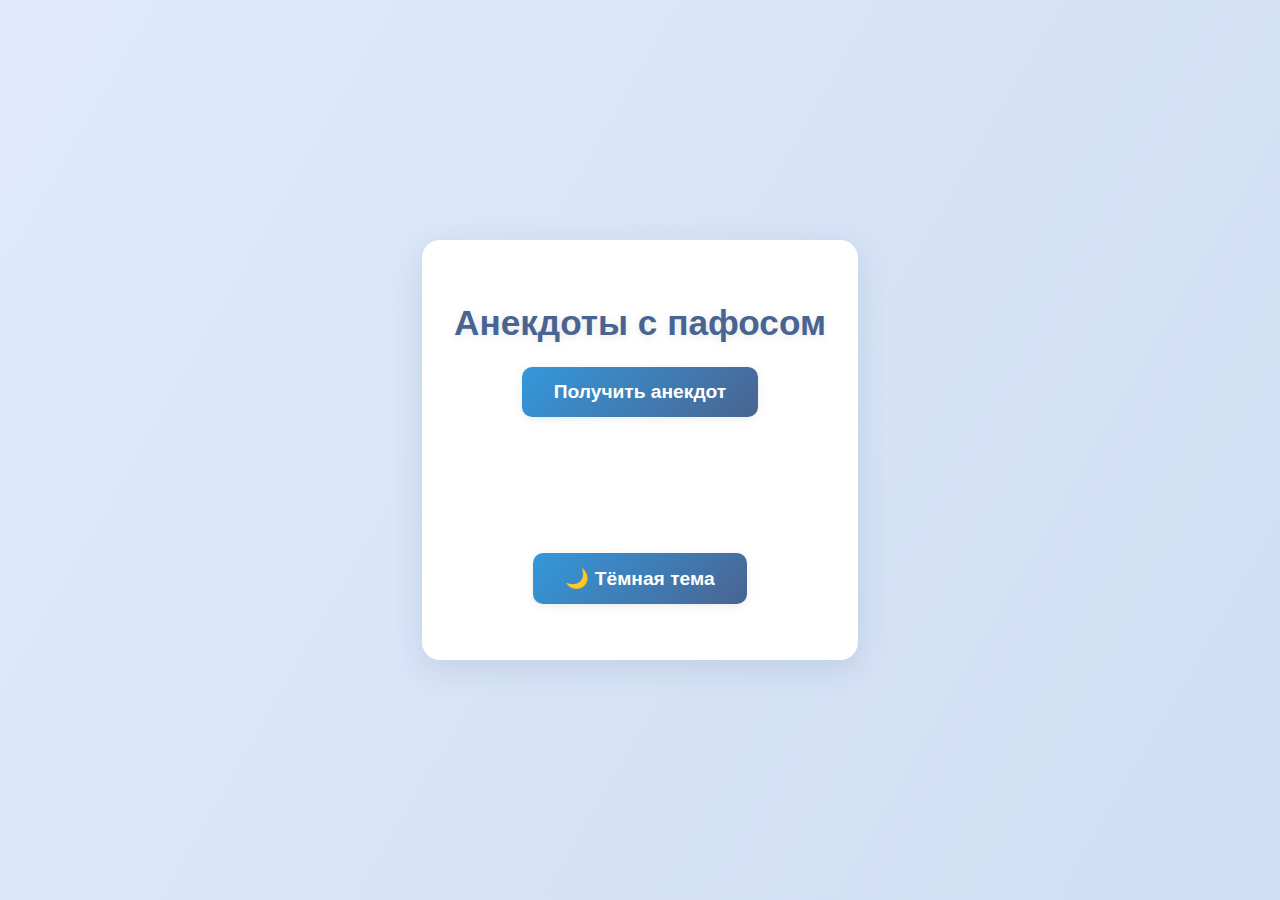
<file: Анекдоты/index.html>
<!DOCTYPE html>
<html lang="ru">
<head>
    <meta charset="UTF-8">
    <meta name="viewport" content="width=device-width, initial-scale=1.0">
    <title>Анекдоты с пафосом</title>
    <link rel="stylesheet" href="style.css">
    <script src="script.js" defer></script>
</head>
<body>
    <div class="container">
        <h1>Анекдоты с пафосом</h1>
        <button id="jokeBtn">Получить анекдот</button>
        <div id="joke" class="joke"></div>
        <button id="themeToggle" style="margin-bottom:16px;">🌙 Тёмная тема</button>
    </div>
</body>
</html>
</file>
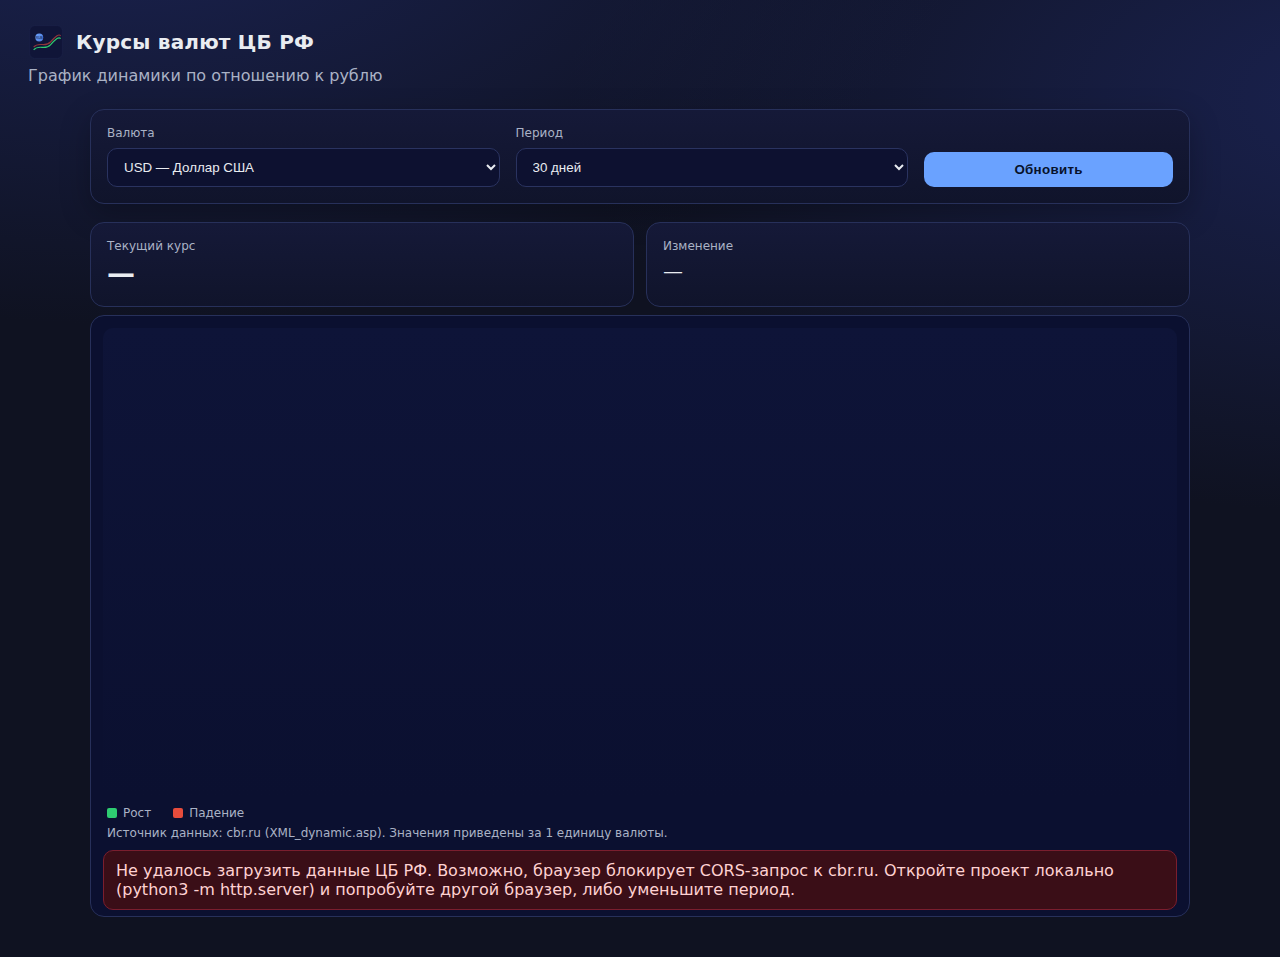
<file: Проект от ИИ/index.html>
<!DOCTYPE html>
<html lang="ru">
    <head>
        <meta charset="UTF-8" />
        <meta name="viewport" content="width=device-width, initial-scale=1.0" />
        <title>Курсы валют ЦБ РФ — динамика</title>
        <link rel="stylesheet" href="style.css" />
        <script src="script.js" defer></script>
    </head>
    <body class="fxr-currency">
        <header class="page-header">
            <div class="header-left">
                <img src="icon.svg" alt="Иконка" class="app-icon" />
                <h1>Курсы валют ЦБ РФ</h1>
            </div>
            <p class="subtitle">График динамики по отношению к рублю</p>
        </header>

        <main class="container">
            <section class="controls">
                <label class="control">
                    <span>Валюта</span>
                    <select id="currency-select" aria-label="Выбор валюты">
                        <option value="R01235" selected>USD — Доллар США</option>
                        <option value="R01239">EUR — Евро</option>
                        <option value="R01375">CNY — Китайский юань</option>
                        <option value="R01035">GBP — Британский фунт</option>
                        <option value="R01820">JPY — Японская иена</option>
                        <option value="R01335">KZT — Казахстанский тенге</option>
                    </select>
                </label>

                <label class="control">
                    <span>Период</span>
                    <select id="period-select" aria-label="Выбор периода (дней)">
                        <option value="7">7 дней</option>
                        <option value="30" selected>30 дней</option>
                        <option value="90">90 дней</option>
                        <option value="180">180 дней</option>
                    </select>
                </label>

                <button id="reload-btn" class="primary">Обновить</button>
            </section>

            <section class="stats" aria-live="polite">
                <div class="stat">
                    <div class="stat-title">Текущий курс</div>
                    <div class="stat-value" id="current-rate">—</div>
                </div>
                <div class="stat">
                    <div class="stat-title">Изменение</div>
                    <div class="stat-diff" id="change-rate">—</div>
                </div>
            </section>

            <section class="chart-wrap">
                <canvas id="chart" width="960" height="420" aria-label="График курса" role="img"></canvas>
                <div class="legend">
                    <span class="chip up"></span>
                    <span>Рост</span>
                    <span class="chip down" style="margin-left:16px;"></span>
                    <span>Падение</span>
                </div>
                <div class="note">Источник данных: cbr.ru (XML_dynamic.asp). Значения приведены за 1 единицу валюты.</div>
                <div class="error" id="error" hidden></div>
            </section>
        </main>
    </body>
    </html>
</file>
<file: 1.10.25/style.css>
body {
      font-family: Arial, sans-serif;
      text-align: center;
      margin-top: 50px;
    }


    input {
      padding: 10px;
      font-size: 16px;
    }


    button {
      padding: 10px 20px;
      font-size: 16px;
    }


    #output {
      margin-top: 20px;
      font-size: 18px;
    }
</file>
<file: guessnumber/style.css>
<style>
        body {
            font-family: Arial, sans-serif;
            text-align: center;
            margin-top: 50px;
        }
        input {
            padding: 10px;
            font-size: 16px;
        }
        button {
            padding: 10px 20px;
            font-size: 16px;
        }
        #output {
            margin-top: 20px;
            font-size: 18px;
        }
        #attempts {
            margin-top: 10px;
            font-size: 16px;
        }
    </style>
</file>
<file: Paint/style.css>
/* === ПЕРЕМЕННЫЕ (по умолчанию светлая тема) === */
:root {
    --bg-gradient: linear-gradient(120deg, #ffecd2 0%, #fcb69f 100%);
    --toolbar-bg: rgba(255, 255, 255, 0.8);
    --toolbar-text: #b721ff;
    --button-bg: linear-gradient(135deg, #21d4fd, #b721ff);
    --button-shadow: rgba(33, 212, 253, 0.25);
    --text-color: #000;
}

/* === ТЁМНАЯ ТЕМА === */
body.dark-mode {
    --bg-gradient: linear-gradient(120deg, #1a1a2e 0%, #16213e 100%);
    --toolbar-bg: rgba(30, 30, 50, 0.9);
    --toolbar-text: #ffd800;
    --button-bg: linear-gradient(135deg, #6a11cb, #2575fc);
    --button-shadow: rgba(100, 100, 255, 0.35);
    --text-color: #fff;
}

/* === ОСНОВНОЙ ФОН === */
body {
    background: var(--bg-gradient);
    color: var(--text-color);
    font-family: 'Montserrat', Arial, sans-serif;
    text-align: center;
    margin: 0;
    padding: 0;
    min-height: 100vh;
    display: flex;
    flex-direction: column;
    align-items: center;
    transition: background 0.5s ease, color 0.5s ease;
}

/* === ЗАГОЛОВОК === */
h1 {
    margin-top: 40px;
    font-size: 2.7rem;
    font-weight: 800;
    background: linear-gradient(90deg, #ff6a00, #ffd800, #21d4fd, #b721ff, #ff6a00);
    background-size: 300% auto;
    color: transparent;
    background-clip: text;
    -webkit-background-clip: text;
    animation: rainbowText 3s linear infinite;
}

@keyframes rainbowText {
    0% { background-position: 0%; }
    100% { background-position: 100%; }
}

/* === ПАНЕЛЬ === */
.toolbar {
    display: flex;
    flex-wrap: wrap;
    justify-content: center;
    align-items: center;
    gap: 12px;
    margin-top: 25px;
    padding: 14px 24px;
    background: var(--toolbar-bg);
    backdrop-filter: blur(12px);
    border-radius: 16px;
    box-shadow: 0 8px 24px rgba(0, 0, 0, 0.08);
    transition: background 0.5s ease;
}

label {
    font-size: 1.1rem;
    font-weight: 600;
    color: var(--toolbar-text);
    transition: color 0.5s ease;
}

/* === ЭЛЕМЕНТЫ === */
input[type="color"], input[type="range"], select, button {
    border-radius: 10px;
    border: 2px solid #ffd800;
    padding: 6px 12px;
    font-size: 1rem;
    transition: all 0.25s ease;
}

body.dark-mode input[type="color"],
body.dark-mode input[type="range"],
body.dark-mode select {
    background: #2a2a3a;
    color: #fff;
    border-color: #21d4fd;
}

button {
    background: var(--button-bg);
    color: #fff;
    font-weight: 600;
    cursor: pointer;
    border: none;
    padding: 8px 16px;
    box-shadow: 0 4px 16px var(--button-shadow);
    transition: transform 0.2s ease;
}

button:hover {
    transform: scale(1.05);
}

/* === ХОЛСТ === */
.canvas-container {
    position: relative;
    margin: 40px auto 60px;
    width: 900px;
    height: 600px;
    box-shadow: 0 10px 40px rgba(44, 62, 80, 0.18);
    border-radius: 24px;
    background: rgba(255, 255, 255, 0.95);
}

#canvas {
    width: 100%;
    height: 100%;
    background: #fff; /* холст всегда белый */
    border-radius: 24px;
}

#preview {
    position: absolute;
    top: 0;
    left: 0;
    background: transparent;
    pointer-events: none;
    width: 100%;
    height: 100%;
}

/* === АДАПТИВ === */
@media (max-width: 1000px) {
    .canvas-container {
        width: 90vw;
        height: 60vw;
    }
}
@media (max-width: 600px) {
    .toolbar {
        flex-direction: column;
        gap: 10px;
        width: 90%;
    }
    h1 {
        font-size: 1.6rem;
    }
}
</file>
<file: Анекдоты/style.css>
body {
    background: linear-gradient(120deg, #e0eafc 0%, #cfdef3 100%);
    font-family: 'Montserrat', Arial, sans-serif;
    min-height: 100vh;
    margin: 0;
    display: flex;
    align-items: center;
    justify-content: center;
    transition: background 0.5s;
}

.container {
    background: #fff;
    border-radius: 18px;
    box-shadow: 0 8px 32px rgba(44, 62, 80, 0.12);
    padding: 40px 32px;
    text-align: center;
    max-width: 500px;
    transition: background 0.5s, box-shadow 0.5s;
    animation: fadeIn 1s;
}

@keyframes fadeIn {
    from { opacity: 0; transform: translateY(40px);}
    to { opacity: 1; transform: translateY(0);}
}

h1 {
    color: #4a6491;
    font-size: 2.2rem;
    margin-bottom: 24px;
    text-shadow: 0 2px 8px rgba(44, 62, 80, 0.12);
    transition: color 0.5s, text-shadow 0.5s;
    animation: fadeInTitle 1.2s;
}

@keyframes fadeInTitle {
    from { opacity: 0; letter-spacing: 10px;}
    to { opacity: 1; letter-spacing: 2px;}
}

button {
    padding: 14px 32px;
    font-size: 1.2rem;
    border-radius: 10px;
    border: none;
    background: linear-gradient(135deg, #3498db 0%, #4a6491 100%);
    color: #fff;
    font-weight: 600;
    cursor: pointer;
    box-shadow: 0 2px 8px rgba(44, 62, 80, 0.10);
    transition: background 0.3s, transform 0.3s, color 0.3s;
    margin-bottom: 32px;
    animation: fadeInButton 1.3s;
}

@keyframes fadeInButton {
    from { opacity: 0; transform: scale(0.8);}
    to { opacity: 1; transform: scale(1);}
}

button:hover {
    background: linear-gradient(135deg, #4a6491 0%, #3498db 100%);
    transform: scale(1.08) rotate(-2deg);
    color: #ffe066;
    box-shadow: 0 4px 16px rgba(44, 62, 80, 0.18);
}

.joke {
    font-size: 1.3rem;
    color: #222;
    margin-top: 24px;
    min-height: 80px;
    opacity: 0;
    transition: opacity 0.7s, color 0.5s;
    font-weight: 500;
    letter-spacing: 0.5px;
    white-space: pre-line;
}

.joke.show {
    opacity: 1;
    animation: jokeAppear 1.2s cubic-bezier(.68,-0.55,.27,1.55);
}

@keyframes jokeAppear {
    0% { opacity: 0; transform: scale(0.8) rotate(-2deg);}
    60% { opacity: 1; transform: scale(1.05) rotate(2deg);}
    100% { opacity: 1; transform: scale(1) rotate(0);}
}

body.dark {
    background: linear-gradient(120deg, #232526 0%, #414345 100%);
}

body.dark .container {
    background: #22223b;
    box-shadow: 0 8px 32px rgba(255, 255, 0, 0.08);
}

body.dark h1 {
    color: #ffe066;
    text-shadow: 0 2px 12px #ffe06644;
}

body.dark button {
    background: linear-gradient(135deg, #ffe066 0%, #4a6491 100%);
    color: #22223b;
}

body.dark button:hover {
    background: linear-gradient(135deg, #4a6491 0%, #ffe066 100%);
    color: #ffe066;
}

body.dark .joke {
    color: #ffe066;
    text-shadow: 0 2px 8px #ffe06644;
}
</file>
<file: Проект от ИИ/style.css>
:root {
    --bg: #0f1221;
    --panel: #151938;
    --panel-2: #10142b;
    --text: #e9ecf1;
    --muted: #aab2c5;
    --accent: #6aa2ff;
    --grid: #2a2f55;
    --up: #2ecc71;
    --down: #e74c3c;
}

.fxr-currency {
    background: radial-gradient(1200px 600px at 10% -10%, #1a2250 0%, transparent 70%),
        radial-gradient(1200px 600px at 110% 10%, #1a2250 0%, transparent 70%),
        var(--bg);
    color: var(--text);
    font-family: ui-sans-serif, system-ui, -apple-system, Segoe UI, Roboto, Arial, "Noto Sans", "Helvetica Neue", "Apple Color Emoji", "Segoe UI Emoji";
    min-height: 100vh;
    margin: 0;
}

.page-header {
    display: flex;
    flex-direction: column;
    gap: 6px;
    padding: 24px 28px;
}

.header-left {
    display: flex;
    align-items: center;
    gap: 12px;
}

.app-icon {
    width: 36px;
    height: 36px;
}

h1 {
    font-size: 20px;
    letter-spacing: 0.2px;
    margin: 0;
}

.subtitle {
    color: var(--muted);
    margin: 0;
}

.container {
    max-width: 1100px;
    margin: 0 auto;
    padding: 0 24px 40px;
}

.controls {
    display: grid;
    grid-template-columns: repeat(3, auto);
    gap: 14px 16px;
    align-items: end;
    background: linear-gradient(180deg, var(--panel) 0%, var(--panel-2) 100%);
    border: 1px solid #27305a;
    border-radius: 14px;
    padding: 16px;
    box-shadow: 0 10px 30px rgba(0, 0, 0, 0.25);
}

.control {
    display: grid;
    gap: 8px;
}

label span {
    color: var(--muted);
    font-size: 12px;
}

select {
    background: #0d1130;
    color: var(--text);
    border: 1px solid #2a3360;
    border-radius: 10px;
    padding: 10px 12px;
    min-width: 240px;
}

.primary {
    background: var(--accent);
    border: 0;
    color: #07122b;
    font-weight: 700;
    letter-spacing: 0.3px;
    padding: 10px 14px;
    border-radius: 10px;
    cursor: pointer;
}

.stats {
    display: grid;
    grid-template-columns: repeat(2, 1fr);
    gap: 12px;
    margin: 18px 0 8px;
}

.stat {
    background: linear-gradient(180deg, var(--panel) 0%, var(--panel-2) 100%);
    border: 1px solid #27305a;
    border-radius: 14px;
    padding: 16px;
}

.stat-title {
    color: var(--muted);
    font-size: 12px;
}

.stat-value {
    font-size: 28px;
    font-weight: 700;
    margin-top: 4px;
}

.stat-diff {
    font-size: 20px;
    margin-top: 6px;
}

.chart-wrap {
    background: #0b1030;
    border: 1px solid #27305a;
    border-radius: 14px;
    padding: 12px 12px 6px;
}

canvas {
    width: 100%;
    height: auto;
    display: block;
    border-radius: 10px;
    background: linear-gradient(180deg, #0e1438 0%, #0b1030 100%);
}

.legend {
    display: flex;
    align-items: center;
    gap: 6px;
    color: var(--muted);
    font-size: 12px;
    margin: 8px 4px 0;
}

.chip {
    display: inline-block;
    width: 10px;
    height: 10px;
    border-radius: 2px;
}

.chip.up { background: var(--up); }
.chip.down { background: var(--down); }

.note {
    color: var(--muted);
    font-size: 12px;
    margin: 6px 4px 10px;
}

.error {
    color: #ffd2d2;
    background: #3a0e17;
    border: 1px solid #7a1e2e;
    border-radius: 10px;
    padding: 10px 12px;
}

@media (max-width: 860px) {
    .controls { grid-template-columns: 1fr; }
    select { min-width: 100%; }
    .stats { grid-template-columns: 1fr; }
}
</file>
